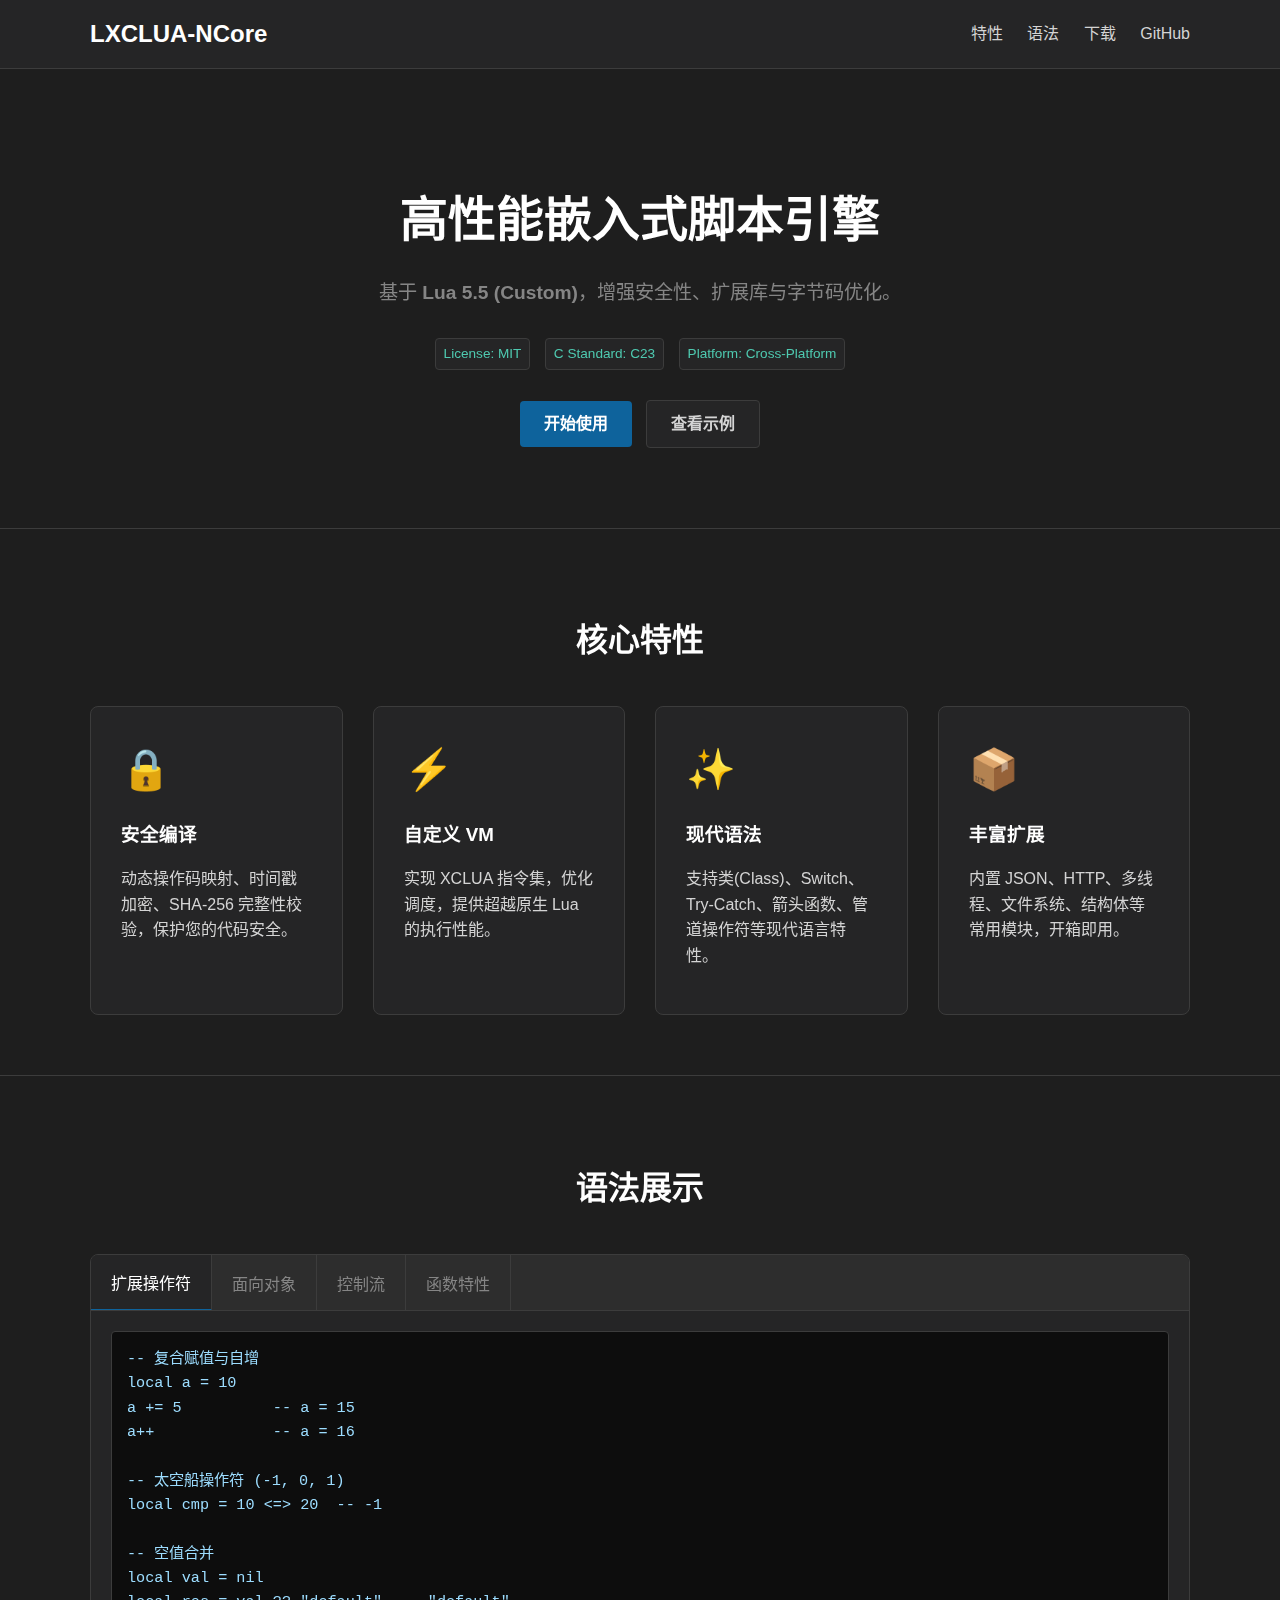
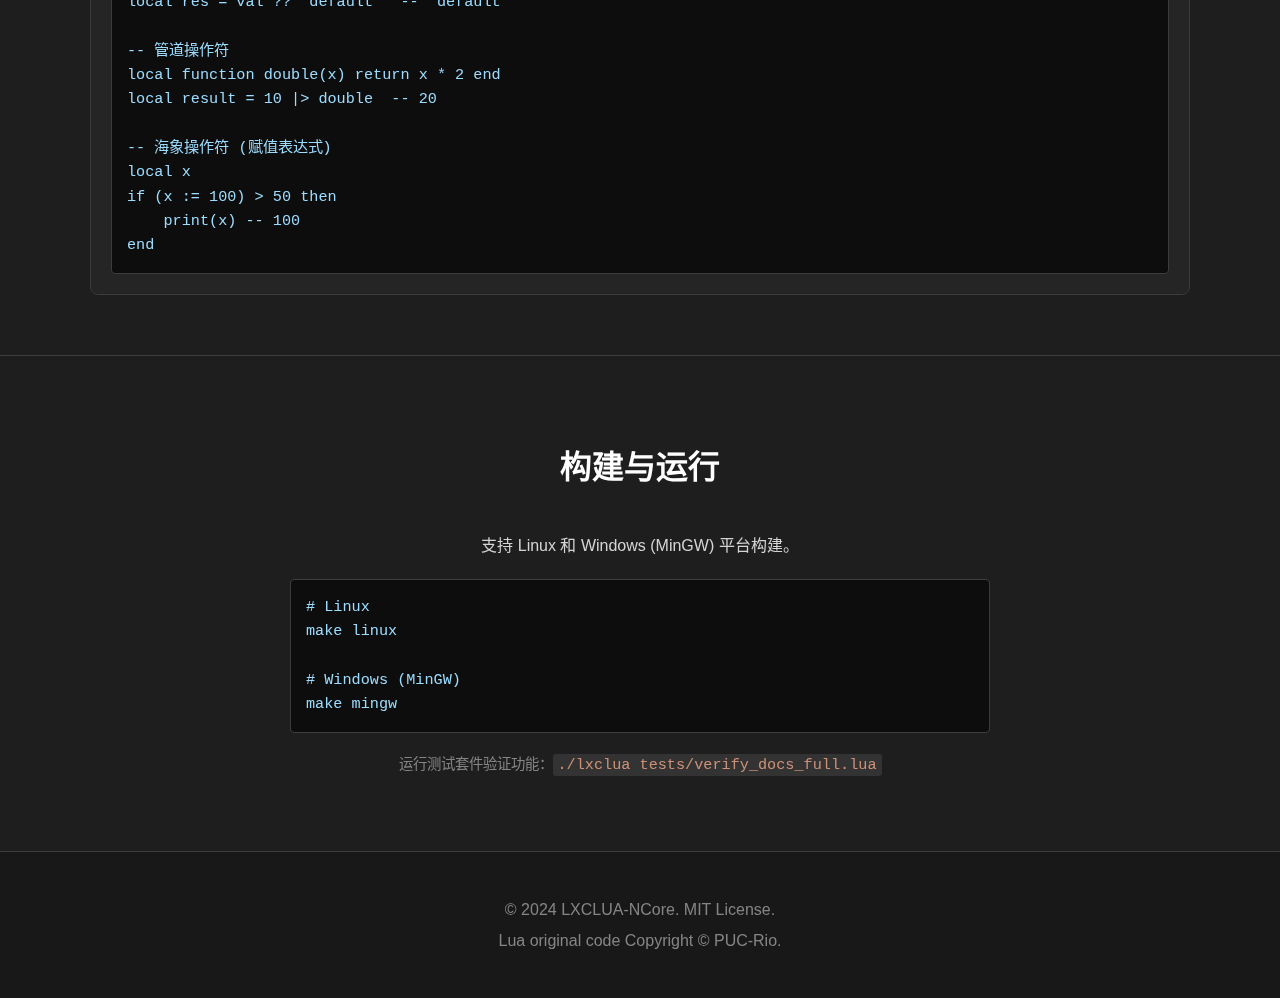
<file: lxclua_official_site.html>
<!DOCTYPE html>
<html lang="zh-CN">
<head>
    <meta charset="UTF-8">
    <meta name="viewport" content="width=device-width, initial-scale=1.0">
    <title>LXCLUA-NCore - 高性能嵌入式脚本引擎</title>
    <style>
:root {
    --bg-primary: #1e1e1e;
    --bg-secondary: #252526;
    --text-primary: #d4d4d4;
    --text-secondary: #858585;
    --accent: #0e639c;
    --accent-hover: #1177bb;
    --border: #3c3c3c;
    --code-bg: #0d0d0d;
}

body {
    font-family: -apple-system, BlinkMacSystemFont, "Segoe UI", Roboto, "Helvetica Neue", Arial, sans-serif;
    background-color: var(--bg-primary);
    color: var(--text-primary);
    margin: 0;
    padding: 0;
    line-height: 1.6;
}

.container {
    max-width: 1100px;
    margin: 0 auto;
    padding: 0 20px;
}

/* Header */
.header {
    background-color: var(--bg-secondary);
    border-bottom: 1px solid var(--border);
    padding: 15px 0;
    position: sticky;
    top: 0;
    z-index: 100;
}

.header-container {
    display: flex;
    justify-content: space-between;
    align-items: center;
}

.logo {
    font-size: 1.5rem;
    font-weight: bold;
    color: #fff;
}

.nav a {
    color: var(--text-primary);
    text-decoration: none;
    margin-left: 20px;
    transition: color 0.3s;
}

.nav a:hover {
    color: #fff;
}

/* Hero */
.hero {
    padding: 80px 0;
    text-align: center;
}

.hero h1 {
    font-size: 3rem;
    margin-bottom: 10px;
    color: #fff;
}

.hero .subtitle {
    font-size: 1.2rem;
    color: var(--text-secondary);
    margin-bottom: 30px;
}

.hero-badges {
    margin-bottom: 30px;
}

.badge {
    display: inline-block;
    background-color: var(--bg-secondary);
    border: 1px solid var(--border);
    padding: 4px 8px;
    border-radius: 4px;
    font-size: 0.85rem;
    margin: 0 5px;
    color: #4ec9b0;
}

.btn {
    display: inline-block;
    padding: 10px 24px;
    border-radius: 4px;
    text-decoration: none;
    font-weight: bold;
    transition: background-color 0.3s;
}

.btn-primary {
    background-color: var(--accent);
    color: #fff;
}

.btn-primary:hover {
    background-color: var(--accent-hover);
}

.btn-secondary {
    background-color: var(--bg-secondary);
    color: var(--text-primary);
    border: 1px solid var(--border);
    margin-left: 10px;
}

.btn-secondary:hover {
    background-color: #333;
}

/* Sections */
.section {
    padding: 60px 0;
    border-top: 1px solid var(--border);
}

.section-title {
    text-align: center;
    font-size: 2rem;
    margin-bottom: 40px;
    color: #fff;
}

/* Features */
.features-grid {
    display: grid;
    grid-template-columns: repeat(auto-fit, minmax(250px, 1fr));
    gap: 30px;
}

.feature-card {
    background-color: var(--bg-secondary);
    padding: 30px;
    border-radius: 8px;
    border: 1px solid var(--border);
    transition: transform 0.3s;
}

.feature-card:hover {
    transform: translateY(-5px);
    border-color: var(--accent);
}

.feature-card .icon {
    font-size: 2.5rem;
    margin-bottom: 15px;
}

.feature-card h3 {
    margin-bottom: 10px;
    color: #fff;
}

/* Code Syntax Tabs */
.code-tabs {
    background-color: var(--bg-secondary);
    border: 1px solid var(--border);
    border-radius: 8px;
    overflow: hidden;
}

.tab-header {
    display: flex;
    background-color: #2d2d2d;
    border-bottom: 1px solid var(--border);
    overflow-x: auto;
}

.tab-btn {
    background: none;
    border: none;
    color: var(--text-secondary);
    padding: 15px 20px;
    cursor: pointer;
    font-size: 1rem;
    font-family: inherit;
    border-right: 1px solid var(--border);
    transition: all 0.2s;
}

.tab-btn:hover {
    color: var(--text-primary);
    background-color: #383838;
}

.tab-btn.active {
    color: #fff;
    background-color: var(--bg-secondary);
    border-bottom: 2px solid var(--accent);
    margin-bottom: -1px;
}

.tab-content {
    padding: 20px;
    background-color: var(--bg-secondary);
}

.code-block {
    display: none;
}

.code-block.active {
    display: block;
}

pre {
    background-color: var(--code-bg);
    padding: 15px;
    border-radius: 4px;
    overflow-x: auto;
    margin: 0;
    border: 1px solid var(--border);
}

code {
    font-family: 'Consolas', 'Monaco', 'Courier New', monospace;
    font-size: 0.95rem;
    color: #9cdcfe;
}

/* Build Instructions */
.build-instructions {
    text-align: center;
    max-width: 700px;
    margin: 0 auto;
}

.code-snippet {
    text-align: left;
    margin: 20px 0;
}

.verification-text {
    margin-top: 20px;
    font-size: 0.9rem;
    color: var(--text-secondary);
}

.verification-text code {
    background-color: #333;
    padding: 2px 5px;
    border-radius: 3px;
    color: #ce9178;
}

/* Footer */
.footer {
    padding: 40px 0;
    text-align: center;
    color: var(--text-secondary);
    background-color: #181818;
    border-top: 1px solid var(--border);
}

.footer p {
    margin: 5px 0;
}

/* Responsive */
@media (max-width: 768px) {
    .hero h1 {
        font-size: 2rem;
    }
    .header-container {
        flex-direction: column;
    }
    .nav {
        margin-top: 15px;
    }
    .nav a {
        margin: 0 10px;
    }
}
</style>
    <meta name="description" content="基于 Lua 5.5 (Custom) 的高性能嵌入式脚本引擎，增强了安全性、扩展库和优化的字节码编译。">
</head>
<body>
    <header class="header">
        <div class="container header-container">
            <div class="logo">LXCLUA-NCore</div>
            <nav class="nav">
                <a href="#features">特性</a>
                <a href="#syntax">语法</a>
                <a href="#download">下载</a>
                <a href="https://github.com/your-repo/lxclua" target="_blank">GitHub</a>
            </nav>
        </div>
    </header>

    <section class="hero">
        <div class="container hero-content">
            <h1>高性能嵌入式脚本引擎</h1>
            <p class="subtitle">基于 <strong>Lua 5.5 (Custom)</strong>，增强安全性、扩展库与字节码优化。</p>
            <div class="hero-badges">
                <span class="badge">License: MIT</span>
                <span class="badge">C Standard: C23</span>
                <span class="badge">Platform: Cross-Platform</span>
            </div>
            <div class="cta-buttons">
                <a href="#download" class="btn btn-primary">开始使用</a>
                <a href="#syntax" class="btn btn-secondary">查看示例</a>
            </div>
        </div>
    </section>

    <section id="features" class="section features">
        <div class="container">
            <h2 class="section-title">核心特性</h2>
            <div class="features-grid">
                <div class="feature-card">
                    <div class="icon">🔒</div>
                    <h3>安全编译</h3>
                    <p>动态操作码映射、时间戳加密、SHA-256 完整性校验，保护您的代码安全。</p>
                </div>
                <div class="feature-card">
                    <div class="icon">⚡</div>
                    <h3>自定义 VM</h3>
                    <p>实现 XCLUA 指令集，优化调度，提供超越原生 Lua 的执行性能。</p>
                </div>
                <div class="feature-card">
                    <div class="icon">✨</div>
                    <h3>现代语法</h3>
                    <p>支持类(Class)、Switch、Try-Catch、箭头函数、管道操作符等现代语言特性。</p>
                </div>
                <div class="feature-card">
                    <div class="icon">📦</div>
                    <h3>丰富扩展</h3>
                    <p>内置 JSON、HTTP、多线程、文件系统、结构体等常用模块，开箱即用。</p>
                </div>
            </div>
        </div>
    </section>

    <section id="syntax" class="section syntax">
        <div class="container">
            <h2 class="section-title">语法展示</h2>
            <div class="code-tabs">
                <div class="tab-header">
                    <button class="tab-btn active" data-tab="operators">扩展操作符</button>
                    <button class="tab-btn" data-tab="oop">面向对象</button>
                    <button class="tab-btn" data-tab="control">控制流</button>
                    <button class="tab-btn" data-tab="functions">函数特性</button>
                </div>
                <div class="tab-content">
                    <div class="code-block active" id="operators">
<pre><code>-- 复合赋值与自增
local a = 10
a += 5          -- a = 15
a++             -- a = 16

-- 太空船操作符 (-1, 0, 1)
local cmp = 10 <=> 20  -- -1

-- 空值合并
local val = nil
local res = val ?? "default"  -- "default"

-- 管道操作符
local function double(x) return x * 2 end
local result = 10 |> double  -- 20

-- 海象操作符 (赋值表达式)
local x
if (x := 100) > 50 then
    print(x) -- 100
end</code></pre>
                    </div>
                    <div class="code-block" id="oop">
<pre><code>interface Drawable
    function draw(self)
end

class Shape implements Drawable
    function draw(self)
        -- 类似抽象方法的行为
    end
end

-- 密封类 (不可被继承)
sealed class Circle extends Shape
    private _radius = 0

    function __init__(self, r)
        self._radius = r
    end

    get radius(self)
        return self._radius
    end

    function draw(self)
        super.draw(self)
        return "Drawing circle: " .. self._radius
    end
end</code></pre>
                    </div>
                    <div class="code-block" id="control">
<pre><code>-- Switch 语句
switch (val) do
    case 1:
        print("One")
        break
    default:
        print("Other")
end

-- Try-Catch-Finally
try
    error("Error")
catch(e)
    print("Caught: " .. e)
finally
    print("Cleanup")
end

-- Shell 风格测试
if [ -f "config.lua" ] then
    print("Config file exists")
end</code></pre>
                    </div>
                    <div class="code-block" id="functions">
<pre><code>-- 箭头函数
local add = (a, b) => a + b
local log = ->(msg) { print("[LOG]: " .. msg) }

-- Lambda 表达式
local sq = lambda(x): x * x

-- C 风格函数
int sum(int a, int b) {
    return a + b;
}

-- 泛型函数
local function Factory(T)(val)
    return { type = T, value = val }
end</code></pre>
                    </div>
                </div>
            </div>
        </div>
    </section>

    <section id="download" class="section download">
        <div class="container">
            <h2 class="section-title">构建与运行</h2>
            <div class="build-instructions">
                <p>支持 Linux 和 Windows (MinGW) 平台构建。</p>
                <div class="code-snippet">
                    <pre><code># Linux
make linux

# Windows (MinGW)
make mingw</code></pre>
                </div>
                <p class="verification-text">运行测试套件验证功能：<code>./lxclua tests/verify_docs_full.lua</code></p>
            </div>
        </div>
    </section>

    <footer class="footer">
        <div class="container">
            <p>&copy; 2024 LXCLUA-NCore. MIT License.</p>
            <p>Lua original code Copyright © PUC-Rio.</p>
        </div>
    </footer>

    <script>
document.addEventListener('DOMContentLoaded', function() {
    const tabBtns = document.querySelectorAll('.tab-btn');
    const codeBlocks = document.querySelectorAll('.code-block');

    tabBtns.forEach(btn => {
        btn.addEventListener('click', () => {
            // Remove active class from all buttons and blocks
            tabBtns.forEach(b => b.classList.remove('active'));
            codeBlocks.forEach(block => block.classList.remove('active'));

            // Add active class to clicked button
            btn.classList.add('active');

            // Find and activate the corresponding code block
            const tabId = btn.getAttribute('data-tab');
            const targetBlock = document.getElementById(tabId);
            if (targetBlock) {
                targetBlock.classList.add('active');
            }
        });
    });

    // Smooth scrolling for anchor links
    document.querySelectorAll('a[href^="#"]').forEach(anchor => {
        anchor.addEventListener('click', function (e) {
            e.preventDefault();
            const targetId = this.getAttribute('href');
            if (targetId === '#') return;

            const targetElement = document.querySelector(targetId);
            if (targetElement) {
                targetElement.scrollIntoView({
                    behavior: 'smooth'
                });
            }
        });
    });
});
</script>
</body>
</html>
</file>
